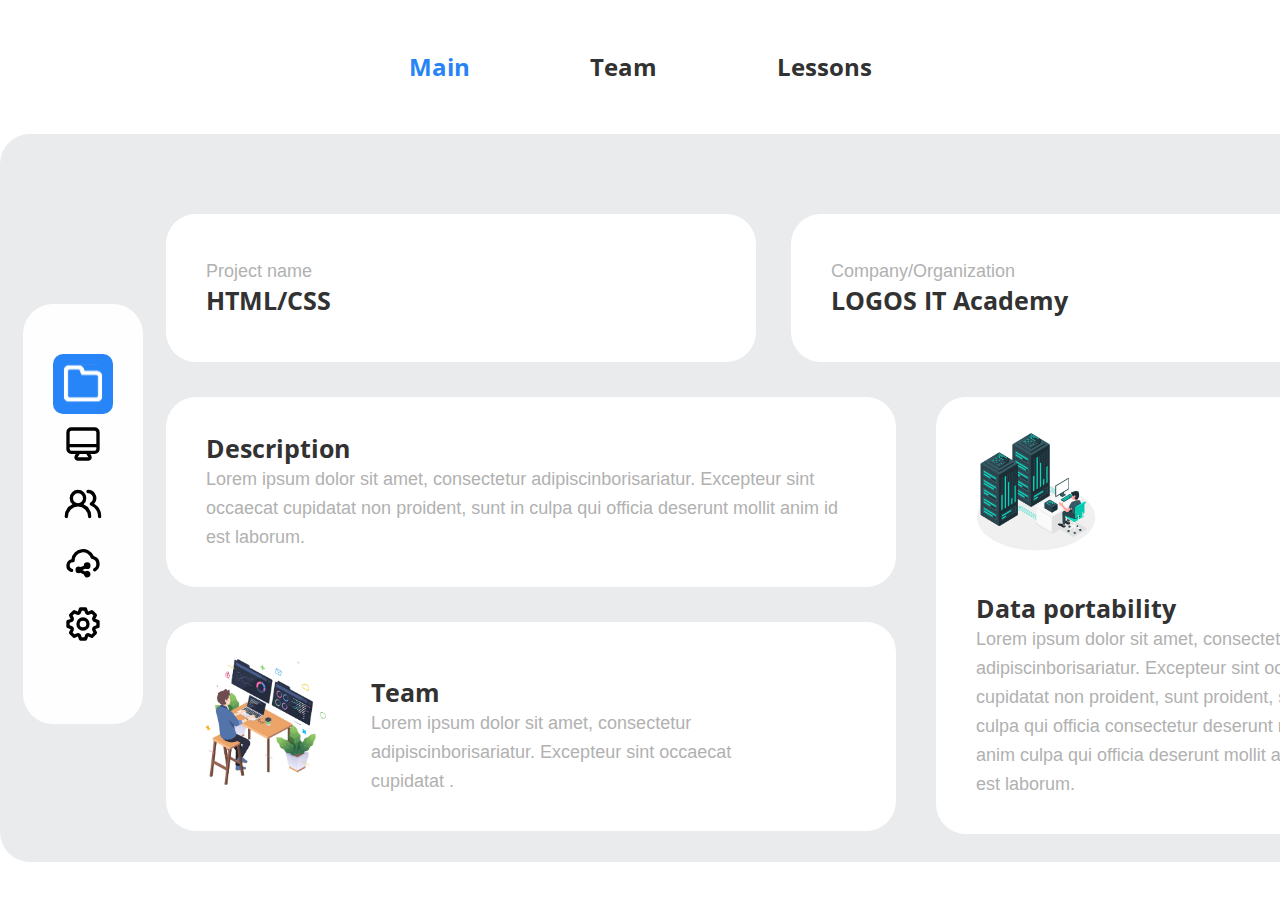
<file: index.html>
<!DOCTYPE html>
<html lang="en">
<head>
    <meta charset="UTF-8">
    <title>Logos</title>
    <link rel="stylesheet" href="./style/style.css">
</head>
<body>
   <header>
       <nav>
           <ul class='menu'>
               <li class='menu__item'><a class='menu__link menu__link-active' href="index.html">Main</a></li>
               <li class='menu__item'><a class='menu__link' href="team.html">Team</a></li>
               <li class='menu__item'><a class='menu__link' href="lessons.html">Lessons</a></li>
           </ul>
       </nav>
   </header>
    <div class="content-container">
              <div class="content-header">
                <div class="content-header__item">
                    <span class='content-header__description'>Project name</span>
                    <h1 class='content-header__titel'>HTML/CSS</h1>
                </div>
                <div class="content-header__item">
                    <span class='content-header__description'>Company/Organization</span>
                    <h1 class='content-header__titel'>LOGOS IT Academy</h1>
                </div>
              </div>
              <div class="main-content">
                 <div class="main-content__left">
                     <div class="main-content__item">
                        <h1 class='content-header__titel'>Description</h1>
                        <span class='content-header__description'>Lorem ipsum dolor sit amet, consectetur adipiscinborisariatur. Excepteur sint occaecat cupidatat non proident, sunt in culpa qui officia deserunt mollit anim id est laborum.</span>

                     </div>
                     <div class="main-content__item">
                         <div class="main-content__team-img"> 
                         </div>
                         <div class="main-content__team-text-box">
                             <h1 class='content-header__titel'>Team</h1>
                        <span class='content-header__description'>Lorem ipsum dolor sit amet, consectetur adipiscinborisariatur. Excepteur sint occaecat cupidatat .</span>

                         </div>
                     </div>
                 </div>
                 <div class="main-content__right">
                     <div class="main-content__item right-item">
                        <div class="main-content__data-img"></div>
                        <h1 class='content-header__titel'>Data portability</h1>
                        <span class='content-header__description'>Lorem ipsum dolor sit amet, consectetur adipiscinborisariatur. Excepteur sint occaecat cupidatat non proident, sunt proident, sunt in culpa qui officia consectetur deserunt mollit anim  culpa qui officia deserunt mollit anim id est laborum.</span>

                     </div>
                 </div>
                  
              </div>
               <div class="left-side-menu">
                <div class="left-side-menu__item left-side-menu__item-active">
                </div>
                <div class="left-side-menu__item">
                </div>
                <div  class="left-side-menu__item">
                </div>
                <div class="left-side-menu__item">
                </div>
                <div class="left-side-menu__item">
                </div>
            </div>
    </div>
</body>
</html>
</file>
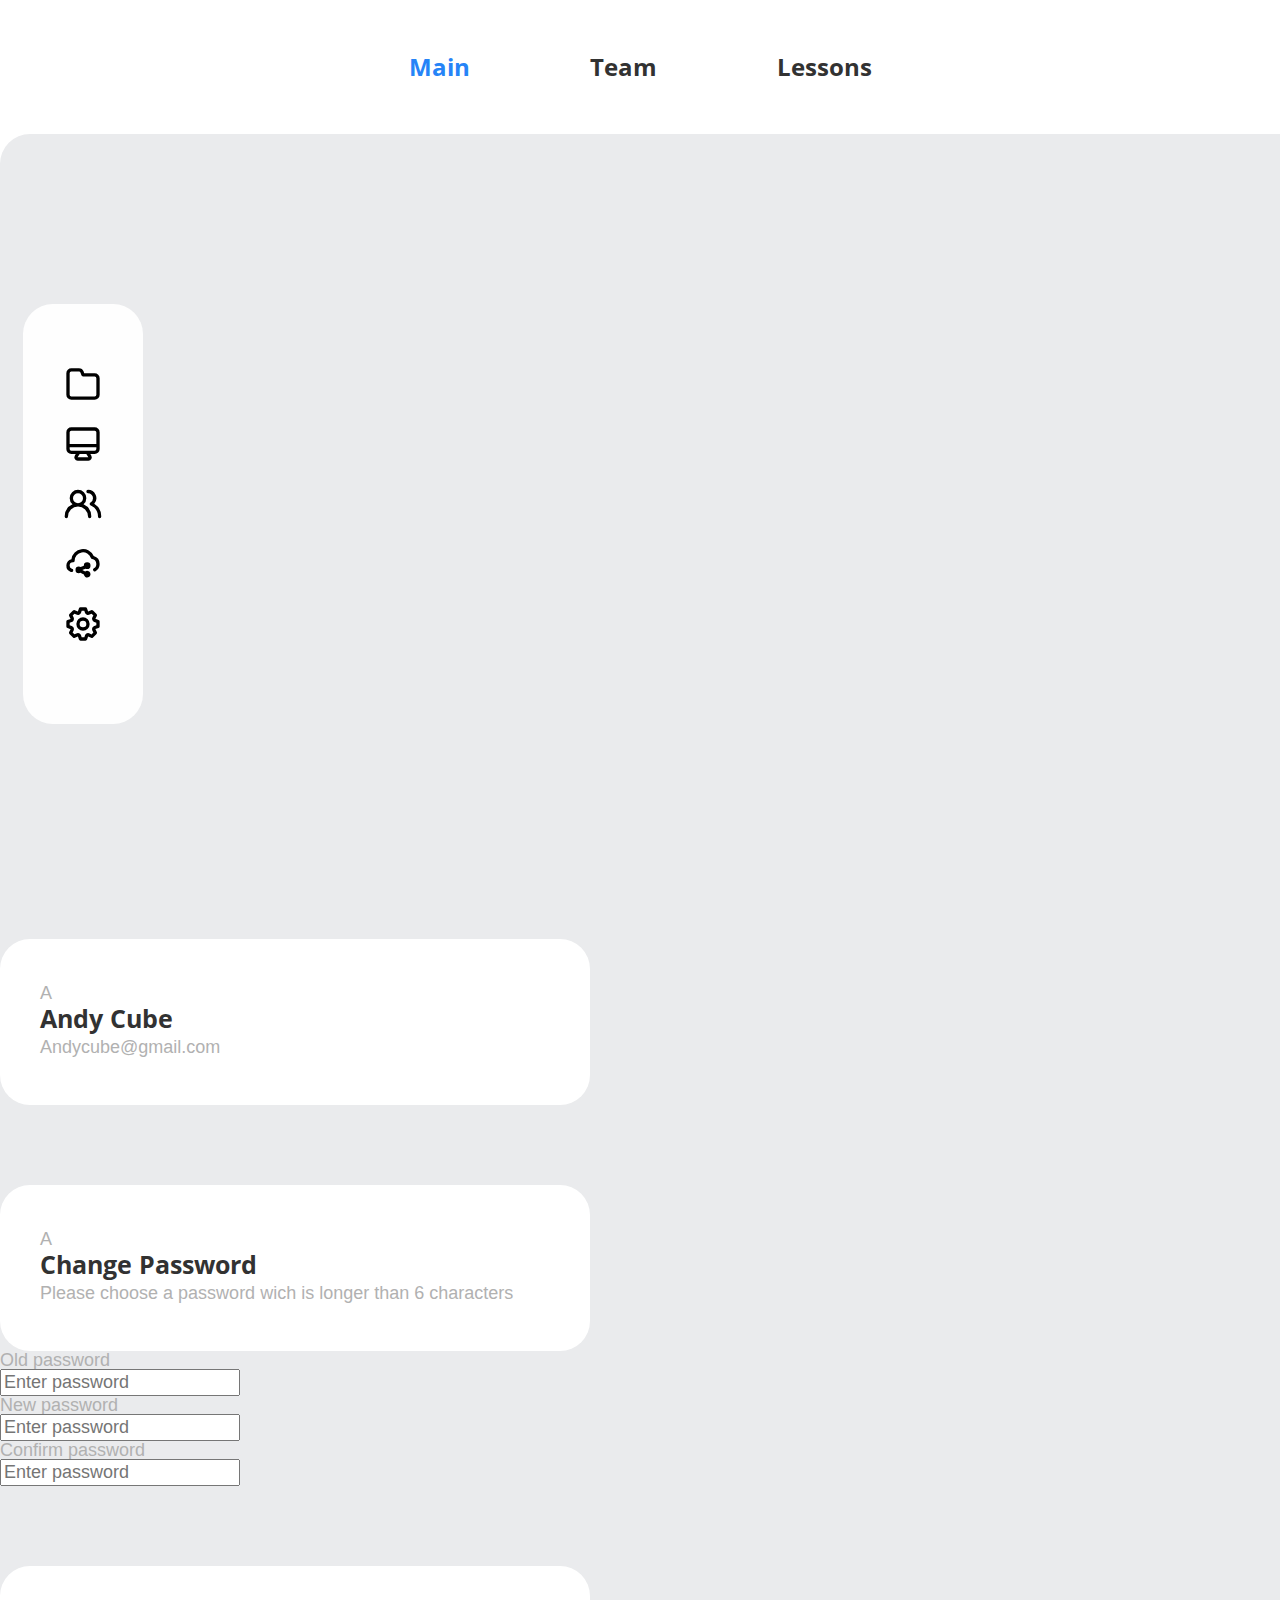
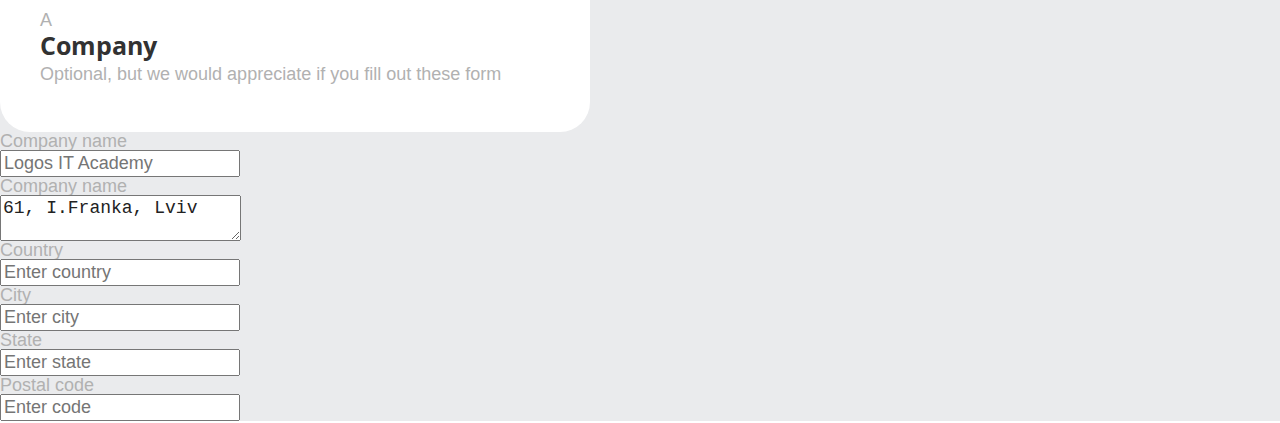
<file: account.html>
<!DOCTYPE html>
<html lang="en">

<head>
    <meta charset="UTF-8">
    <title>Logos</title>
    <link rel="stylesheet" href="./style/style.css">
</head>

<body>
    <header>
        <nav>
            <ul class='menu'>
                <li class='menu__item'><a class='menu__link menu__link-active' href="index.html">Main</a></li>
                <li class='menu__item'><a class='menu__link' href="team.html">Team</a></li>
                <li class='menu__item'><a class='menu__link' href="lessons.html">Lessons</a></li>
            </ul>
        </nav>
    </header>
    <div class="content-container">
        <div class="account">
            <div class="left-side-menu account__menu">
                <div class="left-side-menu__item">
                    <a href="index.html" class="left-side-menu__link"></a>
                </div>
                <div class="left-side-menu__item">
                    <a href="account.html" class="left-side-menu__link left-side-menu__link_active"></a>
                </div>
                <div class="left-side-menu__item">
                    <a href="#" class="left-side-menu__link"></a>
                </div>
                <div class="left-side-menu__item">
                    <a href="#" class="left-side-menu__link"></a>
                </div>
                <div class="left-side-menu__item">
                    <a href="#" class="left-side-menu__link"></a>
                </div>
            </div>
            <div class="account-left">

                <div class="content-header__item acoount__header">
                    <div class="content-header__profile content-header__profile_red">A</div>
                    <div class="account__text">
                        <h1 class='content-header__titel'>Andy Cube</h1>
                        <span class='content-header__description'>Andycube@gmail.com</span>
                    </div>
                </div>

                <div class="account__password form">

                    <div class="content-header__item acoount__header">
                        <div class="content-header__profile content-header__profile_blue">A</div>
                        <div class="account__text">
                            <h1 class='content-header__titel'>Change Password</h1>
                            <span class='content-header__description'>Please choose a password wich is longer than 6
                                characters</span>

                        </div>
                    </div>
                    <form class="account__form">
                        <label>
                            <h2>Old password</h2>
                            <input placeholder="Enter password" type="password">
                        </label>
                        <label>
                            <h2>New password</h2>
                            <input placeholder="Enter password" type="password">
                        </label>
                        <label>
                            <h2>Confirm password</h2>
                            <input placeholder="Enter password" type="password">
                        </label>
                    </form>

                </div>
            </div>
            <div class="account-right">
                <div class="account__company form">

                    <div class="content-header__item acoount__header">
                        <div class="content-header__profile content-header__profile_blue">A</div>
                        <div class="account__text">
                            <h1 class='content-header__titel'>Company</h1>
                            <span class='content-header__description'>Optional, but we would appreciate if you
                                fill out these form</span>

                        </div>
                    </div>
                    <form class="account__form company">
                        <label>
                            <h2>Company name </h2>
                            <input placeholder="Logos IT Academy" type="text">
                        </label>
                        <label>
                            <h2>Company name </h2>
                            <textarea>61, I.Franka, Lviv</textarea>
                        </label>
                        <div class="detail-address">
                            <div class="left">
                            <label>
                                <h2>Country</h2>
                                <input placeholder="Enter country" type="text">
                            </label>
                            <label>
                                <h2>City</h2>
                                <input placeholder="Enter city" type="text">
                            </label>
                            </div>
                            <div class="right">
                            <label>
                                <h2>State</h2>
                                <input placeholder="Enter state" type="text">
                            </label>
                            <label>
                                <h2>Postal code</h2>
                                <input placeholder="Enter code" type="text">
                            </label>
                            </div>
                        </div>

                    </form>

                </div>
            </div>
        </div>
    </div>


</body>

</html>
</file>
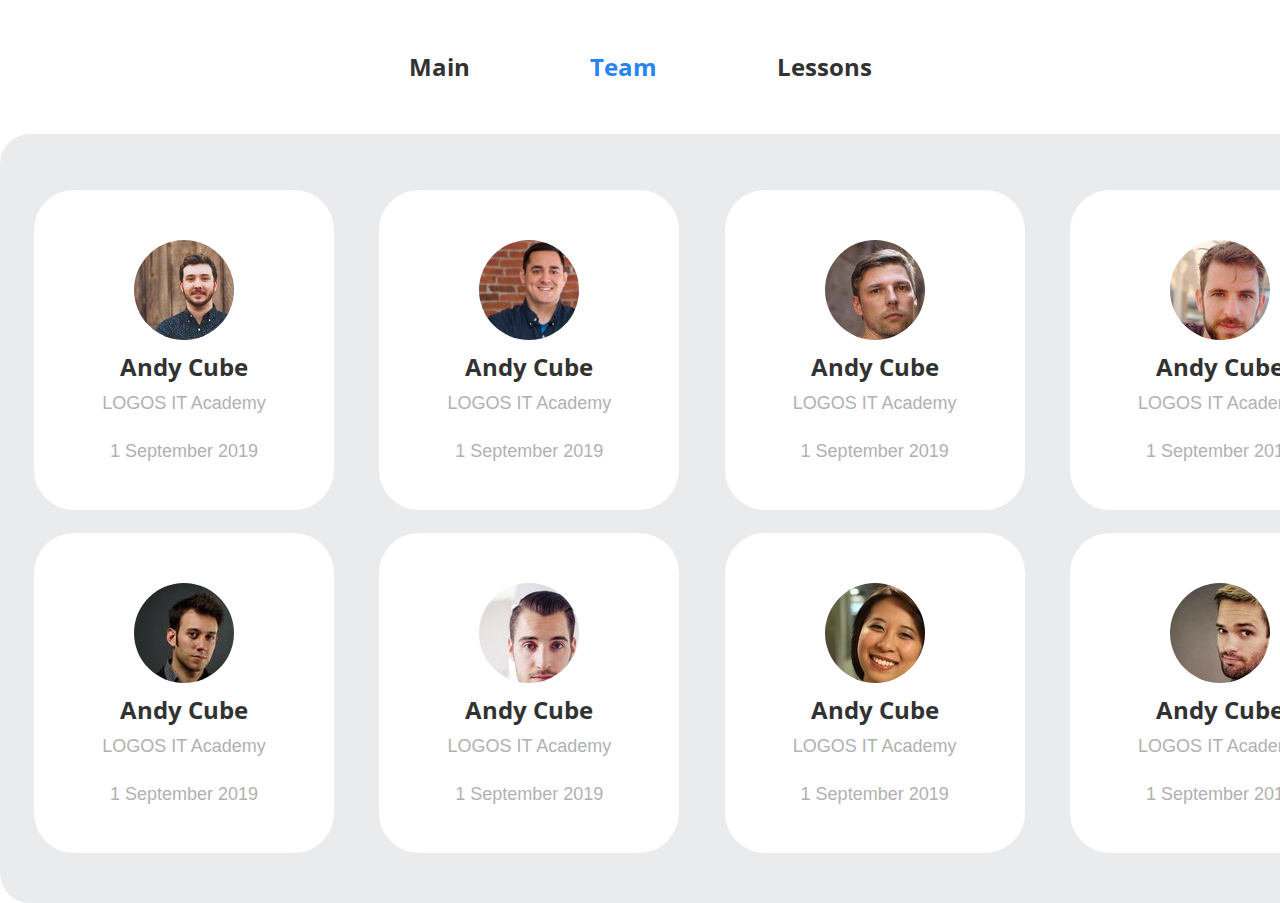
<file: team.html>
<!DOCTYPE html>
<html lang="en">
<head>
    <meta charset="UTF-8">
    <title>Logos</title>
    <link rel="stylesheet" href="./style/style.css">
</head>
<body>
   <header>
       <nav>
           <ul class='menu'>
               <li class='menu__item'><a class='menu__link' href="index.html">Main</a></li>
               <li class='menu__item'><a class='menu__link menu__link-active' href="team.html">Team</a></li>
               <li class='menu__item'><a class='menu__link' href="lessons.html">Lessons</a></li>
           </ul>
       </nav>
   </header>
    <div class="content-container">
        <div class="team">
            <div class="team__card">
                <div class="team__img team__img-1"></div>
                <h1 class="team__titel">Andy Cube</h1>
                <p class="team__description">LOGOS IT Academy </p>
                <p class="team__date">1 September 2019</p>
            </div>
            <div class="team__card">
                <div class="team__img team__img-2"></div>
                <h1 class="team__titel">Andy Cube</h1>
                <p class="team__description">LOGOS IT Academy </p>
                <p class="team__date">1 September 2019</p>
            </div>
            <div class="team__card">
                <div class="team__img team__img-3"></div>
                <h1 class="team__titel">Andy Cube</h1>
                <p class="team__description">LOGOS IT Academy </p>
                <p class="team__date">1 September 2019</p>
            </div>
            <div class="team__card">
                <div class="team__img team__img-4"></div>
                <h1 class="team__titel">Andy Cube</h1>
                <p class="team__description">LOGOS IT Academy </p>
                <p class="team__date">1 September 2019</p>
            </div>
            <div class="team__card">
                <div class="team__img team__img-5"></div>
                <h1 class="team__titel">Andy Cube</h1>
                <p class="team__description">LOGOS IT Academy </p>
                <p class="team__date">1 September 2019</p>
            </div>
            <div class="team__card">
                <div class="team__img team__img-6"></div>
                <h1 class="team__titel">Andy Cube</h1>
                <p class="team__description">LOGOS IT Academy </p>
                <p class="team__date">1 September 2019</p>
            </div>
            <div class="team__card">
                <div class="team__img team__img-7"></div>
                <h1 class="team__titel">Andy Cube</h1>
                <p class="team__description">LOGOS IT Academy </p>
                <p class="team__date">1 September 2019</p>
            </div>
            <div class="team__card">
                <div class="team__img team__img-8"></div>
                <h1 class="team__titel">Andy Cube</h1>
                <p class="team__description">LOGOS IT Academy </p>
                <p class="team__date">1 September 2019</p>
            </div>
        </div>
    </div>
</body>
</html>
</file>
<file: style/style.css>
@import 'reset.css';
@import 'font.css';

body{
    font-family: 'Open Sans SemiBold', sans-serif;
    font-size: 18px;
    color: #B1B1B1;
}
.menu{
    padding: 55px 0;
    display: flex;
    justify-content: center;
}
.menu__item{
    margin: 0 60px;
}
.menu__link{
    font-family: 'Open Sans Bold', sans-serif;
    text-decoration: none;
    font-weight: bold;
    font-size: 24px;
    color: #323232;
    transition: color ease .3s;
}
.menu__link:hover{
    color: #2684F7;
}
.menu__link-active{
    color: #2684F7;
}
.content-container{
    width: 1404px;
/*    height: 740px;*/
    margin: 0 auto;
    background: #EAEBED;
    border-radius: 30px;
}

.left-side-menu{
    background: #FEFEFE;
    border-radius: 30px;
    height: 420px;
    width: 120px;
    margin: 170px 23px 135px 23px;
    display:inline-block;
    padding: 50px 0;

}
.left-side-menu__item{
    width: 60px;
    height: 60px;
    margin: 0 auto;
    cursor: pointer;
    display: flex;
    text-align: center;
    align-items: center;
    background-image: url(../img/svg/folder.svg);
    border-radius: 10px;
    background-repeat: no-repeat;
    background-position: center;
    background-size: 40px 40px;
    transition: background-color ease .4s;
}
.left-side-menu__item-active{
    background-color: #2785F7;
    background-image: url(../img/svg/folder2%201.svg);   
}
.left-side-menu__item:hover{
    background-color: #2785F7;
    background-image: url(../img/svg/folder2%201.svg);
}
.left-side-menu__item:nth-child(2){
    background-image: url(../img/svg/monitor.svg);
}
.left-side-menu__item:nth-child(2):hover{
    background-image: url(../img/svg/monitor%201.svg);
}
.left-side-menu__item:nth-child(3){
    background-image: url(../img/svg/users-alt.svg);
}

.left-side-menu__item:nth-child(3):hover{
    background-image: url(../img/svg/Vector.svg);
}
.left-side-menu__item:nth-child(4){
    background-image: url(../img/svg/cloud-share.svg);
}
.left-side-menu__item:nth-child(4):hover{
    background-image: url(../img/svg/cloud-share%201.svg);
}
.left-side-menu__item:nth-child(5){
    background-image: url(../img/svg/cog.svg);
}
.left-side-menu__item:nth-child(5):hover{
    background-image: url(../img/svg/cog%201.svg);
}
.content-header{
    width: 1215px;
    float: right;
    display: flex;
    justify-content: space-between;
    margin-right: 23px;
}
.content-header__item{
    padding: 45px 40px;
    margin-top: 80px;
    background: #fff;
    width: 590px;
    border-radius: 30px;
}
.content-header__description{
    line-height: 25px;
}
.content-header__titel{
    font-size: 25px;
    color: #323232;
    font-family: 'Open Sans Bold', sans-serif;
    font-weight: bold;
    line-height: 33px;
}

.main-content{
    float: right;
    display: flex;
    justify-content: space-between;
    margin-right: 23px;
    width: 1215px;
    line-height: 29px;
}
.main-content__left{
    width: 730px;
}
.main-content__right{
    width: 445px;
}
.main-content__item{
    margin-top: 35px;
    padding: 35px 40px;
    background: #ffff;
    border-radius: 30px;
}
.main-content__data-img{
    background: url(../img/data.jpg);
    background-repeat: no-repeat;
    width: 120px;
    height: 120px;
    background-size: 120px 120px;
    margin-bottom: 40px;      
}
.main-content__team-img{
    background: url(../img/team.jpg);
    background-repeat: no-repeat;
    width: 120px;
    height: 130px;
    background-size: 120px 130px;
    display: inline-block;
}
.main-content__team-text-box{
    display: inline-block;
    width: 365px;
    margin-left: 40px;
}

.team{
    width: 100%;
    height: 100%;
    padding: 56px 34px 27px 34px;
    display: flex;
    justify-content: space-between;
    flex-wrap: wrap;
}
.team__card{
    background: #fff;
    padding: 50px 40px 50px 40px;
    width: 300px;
    text-align: center;
    border-radius: 40px;
    margin-bottom: 23px;
}
.team__img{
    width: 100px;
    height: 100px;
    margin: 0 auto;
    border-radius: 50px; 
    
}
.team__img-1{
        background-image: url('../img/1.jpg');
        

}
.team__img-2{
        background-image: url('../img/2.jpg');

}
.team__img-3{
        background-image: url('../img/3.jpg');

}
.team__img-4{
        background-image: url('../img/4.jpg');

}
.team__img-5{
        background-image: url('../img/5.jpg');

}
.team__img-6{
        background-image: url('../img/6.jpg');

}
.team__img-7{
        background-image: url('../img/7.jpg');

}
.team__img-8{
        background-image: url('../img/8.jpg');

}
.team__titel{
    font-family: 'Open Sans Bold', sans-serif;
    font-weight: bold;
    font-size: 24px;
    color: #323232;
    margin: 15px;
}
.team__date{
    margin-top: 30px;
}
.lessons{
    padding: 140px 85px;
}

.lessons__table{
    width: 100%;
/*    border-spacing: 10px 10px;*/
    border-radius: 20px;
}
.btn{
    width: 35px;
    height: 35px;
    background: #FFFFFF;
    border-radius: 11px;
    display: inline-block;
}

td,th{
    text-align: center;
    font-family: 'Open Sans Bold', sans-serif;
    font-weight: bold;
    font-size: 24px;
    color: #323232;
    padding: 20px;
}
td{
/*    border: 10px solid #EAEBED;*/
}
.lesson__active .btn{
    background-image: url('../img/Page%201.png');
    background-position: center;
    background-color: #2785F7;
    background-repeat: no-repeat;
}
 .lesson__active {
    background: #fff;
}
.lesson__active td:first-child{
    border-top-left-radius: 15px;
    border-bottom-left-radius: 15px;
}
.lesson__active td:last-child{
    border-top-right-radius: 15px;
    border-bottom-right-radius: 15px;
}
</file>
